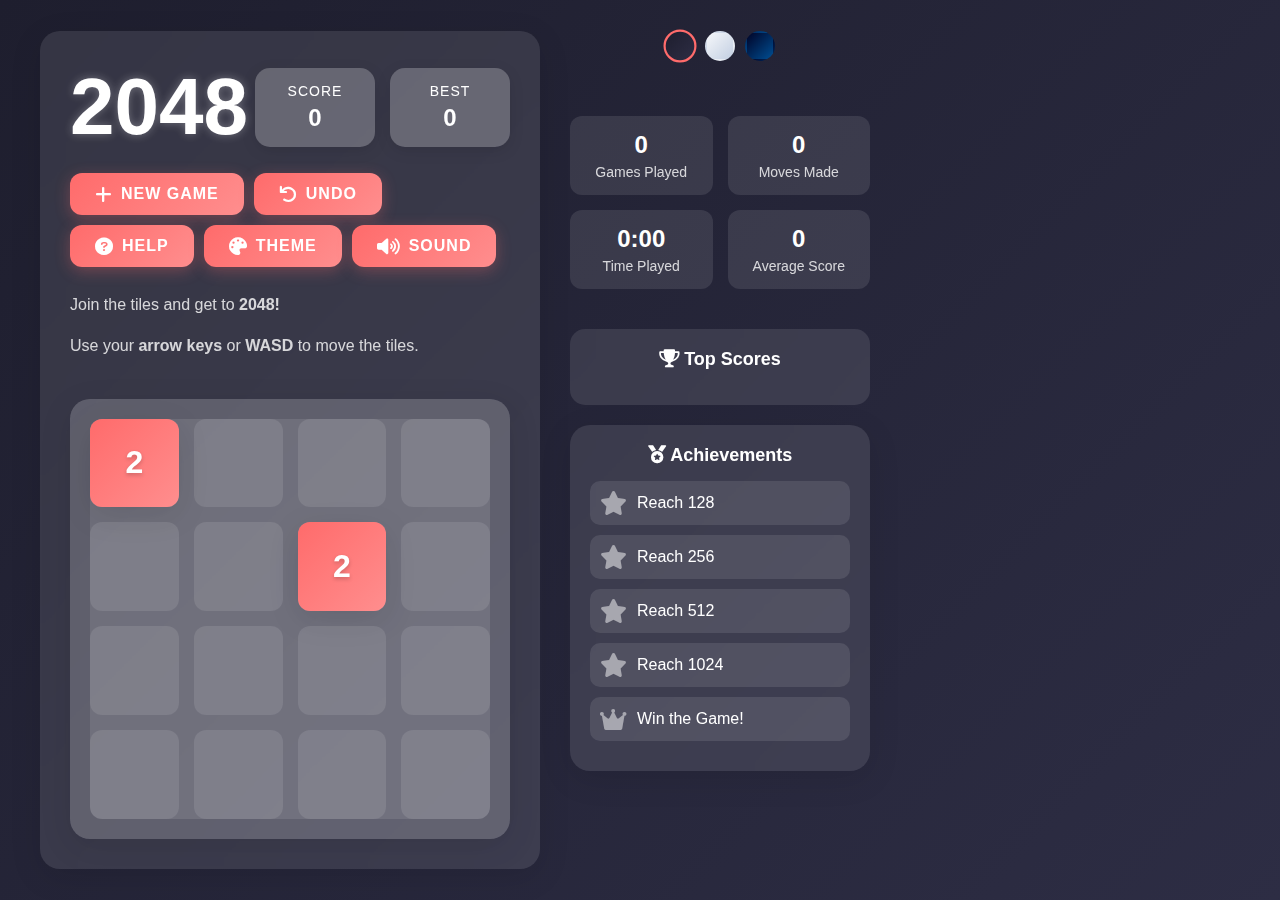
<file: index.html>
<!DOCTYPE html>
<html lang="en">

<head>
    <meta charset="UTF-8">
    <meta name="viewport" content="width=device-width, initial-scale=1.0">
    <title>2048 Game</title>
    <link rel="icon" href="img/2048.png" type="image/png">
    <!-- Google tag (gtag.js) -->
    <script async src="https://www.googletagmanager.com/gtag/js?id=G-9MBX5GXMM9"></script>
    <script>
        window.dataLayer = window.dataLayer || [];
        function gtag() { dataLayer.push(arguments); }
        gtag('js', new Date());

        gtag('config', 'G-9MBX5GXMM9');
    </script>
    <link rel="stylesheet" href="style.css">
    <link rel="stylesheet" href="https://cdnjs.cloudflare.com/ajax/libs/font-awesome/6.0.0/css/all.min.css">
</head>

<body class="theme-dark">
    <div class="container">
        <div class="game-section">
            <div class="header">
                <div class="title-section">
                    <h1>2048</h1>
                    <div class="score-container">
                        <div class="score-box">
                            <span class="score-label">SCORE</span>
                            <span id="score">0</span>
                        </div>
                        <div class="score-box">
                            <span class="score-label">BEST</span>
                            <span id="best-score">0</span>
                        </div>
                    </div>
                </div>
                <div class="controls">
                    <button id="new-game"><i class="fas fa-plus"></i> New Game</button>
                    <button id="undo"><i class="fas fa-undo"></i> Undo</button>
                    <button id="help-btn"><i class="fas fa-question-circle"></i> Help</button>
                    <button id="theme-btn"><i class="fas fa-palette"></i> Theme</button>
                    <button id="sound-btn"><i class="fas fa-volume-up"></i> Sound</button>
                </div>
                <p class="game-intro">Join the tiles and get to <strong>2048!</strong></p>
                <p class="instructions">Use your <strong>arrow keys</strong> or <strong>WASD</strong> to move the tiles.
                </p>
            </div>

            <div class="game-container">
                <div class="grid-container" id="grid-container">
                    <!-- Grid cells will be generated by JavaScript -->
                </div>
                <div id="game-over" class="game-message">
                    <p>Game Over!</p>
                    <div class="final-stats">
                        <div class="stat-box">
                            <div class="stat-value" id="final-score">0</div>
                            <div class="stat-label">Final Score</div>
                        </div>
                        <div class="stat-box">
                            <div class="stat-value" id="highest-tile">0</div>
                            <div class="stat-label">Highest Tile</div>
                        </div>
                    </div>
                    <button id="try-again"><i class="fas fa-redo"></i> Try Again</button>
                </div>
                <div id="game-won" class="game-message">
                    <p>You Won!</p>
                    <button id="keep-playing"><i class="fas fa-play"></i> Keep Playing</button>
                </div>
            </div>
        </div>

        <div class="info-section">
            <div class="theme-switcher">
                <div class="theme-option theme-dark active" data-theme="dark" title="Dark Theme"></div>
                <div class="theme-option theme-light" data-theme="light" title="Light Theme"></div>
                <div class="theme-option theme-neon" data-theme="neon" title="Neon Theme"></div>
            </div>

            <div class="stats-container">
                <div class="stat-box">
                    <div class="stat-value" id="games-played">0</div>
                    <div class="stat-label">Games Played</div>
                </div>
                <div class="stat-box">
                    <div class="stat-value" id="moves-made">0</div>
                    <div class="stat-label">Moves Made</div>
                </div>
                <div class="stat-box">
                    <div class="stat-value" id="time-played">0:00</div>
                    <div class="stat-label">Time Played</div>
                </div>
                <div class="stat-box">
                    <div class="stat-value" id="avg-score">0</div>
                    <div class="stat-label">Average Score</div>
                </div>
            </div>

            <div class="leaderboard">
                <h3 class="leaderboard-title"><i class="fas fa-trophy"></i> Top Scores</h3>
                <div id="leaderboard-entries">
                    <!-- Leaderboard entries will be generated by JavaScript -->
                </div>
            </div>

            <div class="achievements">
                <h3 class="achievements-title"><i class="fas fa-medal"></i> Achievements</h3>
                <div id="achievements-list">
                    <div class="achievement-item" data-score="128">
                        <i class="achievement-icon fas fa-star"></i>
                        <span>Reach 128</span>
                    </div>
                    <div class="achievement-item" data-score="256">
                        <i class="achievement-icon fas fa-star"></i>
                        <span>Reach 256</span>
                    </div>
                    <div class="achievement-item" data-score="512">
                        <i class="achievement-icon fas fa-star"></i>
                        <span>Reach 512</span>
                    </div>
                    <div class="achievement-item" data-score="1024">
                        <i class="achievement-icon fas fa-star"></i>
                        <span>Reach 1024</span>
                    </div>
                    <div class="achievement-item" data-score="2048">
                        <i class="achievement-icon fas fa-crown"></i>
                        <span>Win the Game!</span>
                    </div>
                </div>
            </div>
        </div>
    </div>

    <div class="help-overlay" id="help-overlay">
        <div class="help-content">
            <h2><i class="fas fa-question-circle"></i> How to Play</h2>
            <p>Combine tiles with the same numbers to create larger numbers. Reach 2048 to win!</p>

            <div class="shortcut-list">
                <div class="shortcut-item">
                    <span class="key">↑</span> or <span class="key">W</span>
                    <span>Move Up</span>
                </div>
                <div class="shortcut-item">
                    <span class="key">↓</span> or <span class="key">S</span>
                    <span>Move Down</span>
                </div>
                <div class="shortcut-item">
                    <span class="key">←</span> or <span class="key">A</span>
                    <span>Move Left</span>
                </div>
                <div class="shortcut-item">
                    <span class="key">→</span> or <span class="key">D</span>
                    <span>Move Right</span>
                </div>
                <div class="shortcut-item">
                    <span class="key">Z</span>
                    <span>Undo Move</span>
                </div>
                <div class="shortcut-item">
                    <span class="key">R</span>
                    <span>New Game</span>
                </div>
                <div class="shortcut-item">
                    <span class="key">H</span>
                    <span>Show/Hide Help</span>
                </div>
                <div class="shortcut-item">
                    <span class="key">T</span>
                    <span>Switch Theme</span>
                </div>
            </div>

            <button id="close-help"><i class="fas fa-times"></i> Close</button>
        </div>
    </div>

    <script src="script.js"></script>
</body>

</html>
</file>
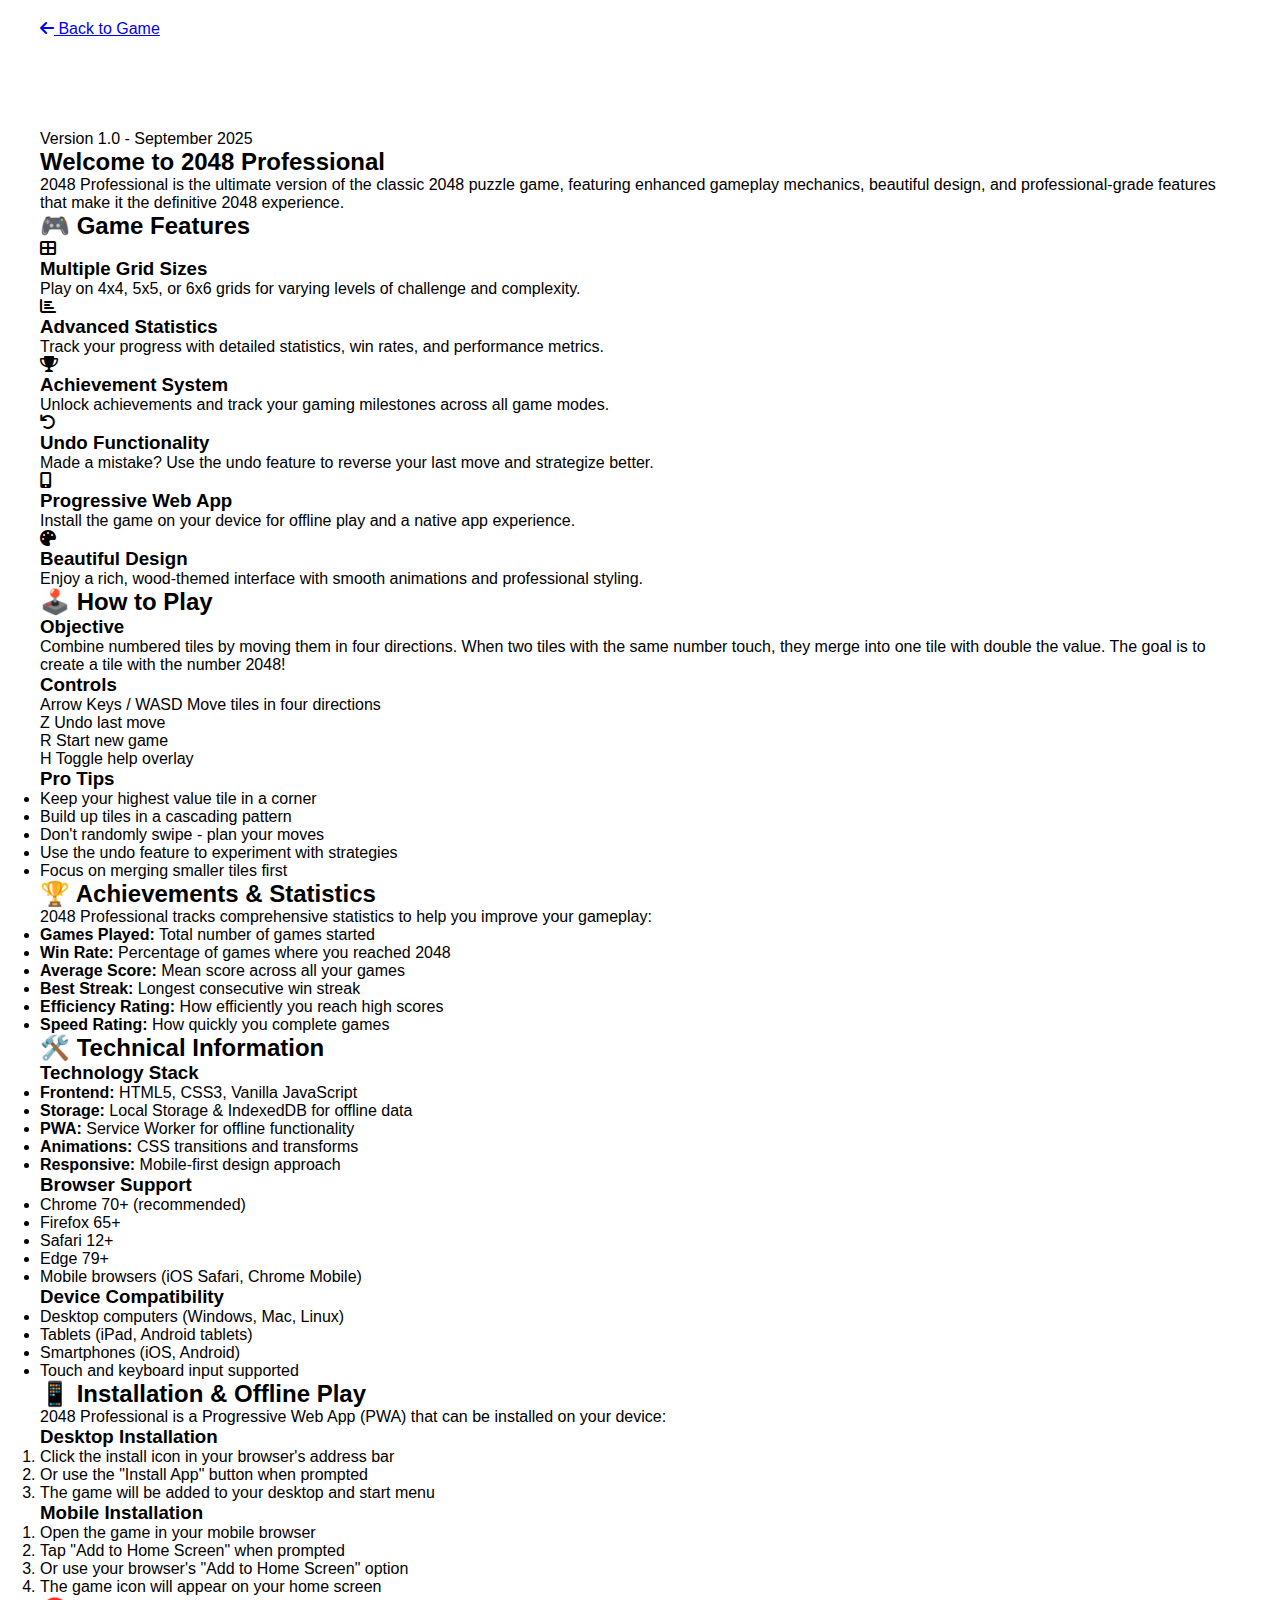
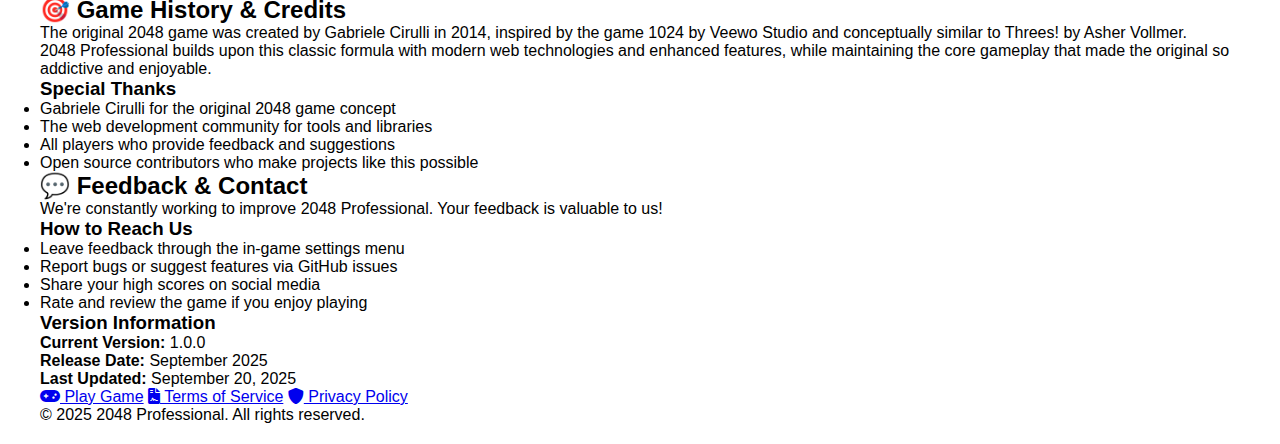
<file: about.html>
<!DOCTYPE html>
<html lang="en">

<head>
    <meta charset="UTF-8">
    <meta name="viewport" content="width=device-width, initial-scale=1.0">
    <title>About Us - 2048 Professional</title>
    <meta name="description" content="About 2048 Professional - The Ultimate Tile Game and its development team">
    
    <!-- PWA Manifest -->
    <link rel="manifest" href="manifest.json">
    
    <!-- PWA Meta Tags -->
    <meta name="theme-color" content="#5D4E37">
    <meta name="apple-mobile-web-app-capable" content="yes">
    <meta name="apple-mobile-web-app-status-bar-style" content="black-translucent">
    <meta name="apple-mobile-web-app-title" content="2048 Pro">
    <meta name="msapplication-TileColor" content="#8B4513">
    
    <!-- Icons -->
    <link rel="icon" href="img/2048.png" type="image/png">
    <link rel="apple-touch-icon" sizes="192x192" href="img/2048.png">
    <link rel="apple-touch-icon" sizes="512x512" href="img/2048.png">

    <link rel="stylesheet" href="style.css">
    <link rel="stylesheet" href="https://cdnjs.cloudflare.com/ajax/libs/font-awesome/6.0.0/css/all.min.css">
</head>

<body>
    <div class="container">
        <div class="legal-page">
            <div class="legal-header">
                <a href="index.html" class="back-link">
                    <i class="fas fa-arrow-left"></i> Back to Game
                </a>
                <h1><i class="fas fa-info-circle"></i> About 2048 Professional</h1>
                <p class="last-updated">Version 1.0 - September 2025</p>
            </div>

            <div class="legal-content">
                <section class="legal-section">
                    <h2>Welcome to 2048 Professional</h2>
                    <p>2048 Professional is the ultimate version of the classic 2048 puzzle game, featuring enhanced gameplay mechanics, beautiful design, and professional-grade features that make it the definitive 2048 experience.</p>
                </section>

                <section class="legal-section">
                    <h2>🎮 Game Features</h2>
                    <div class="feature-grid">
                        <div class="feature-item">
                            <i class="fas fa-th-large"></i>
                            <h3>Multiple Grid Sizes</h3>
                            <p>Play on 4x4, 5x5, or 6x6 grids for varying levels of challenge and complexity.</p>
                        </div>
                        <div class="feature-item">
                            <i class="fas fa-chart-bar"></i>
                            <h3>Advanced Statistics</h3>
                            <p>Track your progress with detailed statistics, win rates, and performance metrics.</p>
                        </div>
                        <div class="feature-item">
                            <i class="fas fa-trophy"></i>
                            <h3>Achievement System</h3>
                            <p>Unlock achievements and track your gaming milestones across all game modes.</p>
                        </div>
                        <div class="feature-item">
                            <i class="fas fa-undo"></i>
                            <h3>Undo Functionality</h3>
                            <p>Made a mistake? Use the undo feature to reverse your last move and strategize better.</p>
                        </div>
                        <div class="feature-item">
                            <i class="fas fa-mobile-alt"></i>
                            <h3>Progressive Web App</h3>
                            <p>Install the game on your device for offline play and a native app experience.</p>
                        </div>
                        <div class="feature-item">
                            <i class="fas fa-palette"></i>
                            <h3>Beautiful Design</h3>
                            <p>Enjoy a rich, wood-themed interface with smooth animations and professional styling.</p>
                        </div>
                    </div>
                </section>

                <section class="legal-section">
                    <h2>🕹️ How to Play</h2>
                    <div class="gameplay-info">
                        <div class="gameplay-objective">
                            <h3>Objective</h3>
                            <p>Combine numbered tiles by moving them in four directions. When two tiles with the same number touch, they merge into one tile with double the value. The goal is to create a tile with the number 2048!</p>
                        </div>
                        
                        <div class="gameplay-controls">
                            <h3>Controls</h3>
                            <div class="controls-list">
                                <div class="control-item">
                                    <span class="control-key">Arrow Keys / WASD</span>
                                    <span>Move tiles in four directions</span>
                                </div>
                                <div class="control-item">
                                    <span class="control-key">Z</span>
                                    <span>Undo last move</span>
                                </div>
                                <div class="control-item">
                                    <span class="control-key">R</span>
                                    <span>Start new game</span>
                                </div>
                                <div class="control-item">
                                    <span class="control-key">H</span>
                                    <span>Toggle help overlay</span>
                                </div>
                            </div>
                        </div>

                        <div class="gameplay-tips">
                            <h3>Pro Tips</h3>
                            <ul>
                                <li>Keep your highest value tile in a corner</li>
                                <li>Build up tiles in a cascading pattern</li>
                                <li>Don't randomly swipe - plan your moves</li>
                                <li>Use the undo feature to experiment with strategies</li>
                                <li>Focus on merging smaller tiles first</li>
                            </ul>
                        </div>
                    </div>
                </section>

                <section class="legal-section">
                    <h2>🏆 Achievements & Statistics</h2>
                    <p>2048 Professional tracks comprehensive statistics to help you improve your gameplay:</p>
                    <ul>
                        <li><strong>Games Played:</strong> Total number of games started</li>
                        <li><strong>Win Rate:</strong> Percentage of games where you reached 2048</li>
                        <li><strong>Average Score:</strong> Mean score across all your games</li>
                        <li><strong>Best Streak:</strong> Longest consecutive win streak</li>
                        <li><strong>Efficiency Rating:</strong> How efficiently you reach high scores</li>
                        <li><strong>Speed Rating:</strong> How quickly you complete games</li>
                    </ul>
                </section>

                <section class="legal-section">
                    <h2>🛠️ Technical Information</h2>
                    <div class="tech-specs">
                        <h3>Technology Stack</h3>
                        <ul>
                            <li><strong>Frontend:</strong> HTML5, CSS3, Vanilla JavaScript</li>
                            <li><strong>Storage:</strong> Local Storage & IndexedDB for offline data</li>
                            <li><strong>PWA:</strong> Service Worker for offline functionality</li>
                            <li><strong>Animations:</strong> CSS transitions and transforms</li>
                            <li><strong>Responsive:</strong> Mobile-first design approach</li>
                        </ul>

                        <h3>Browser Support</h3>
                        <ul>
                            <li>Chrome 70+ (recommended)</li>
                            <li>Firefox 65+</li>
                            <li>Safari 12+</li>
                            <li>Edge 79+</li>
                            <li>Mobile browsers (iOS Safari, Chrome Mobile)</li>
                        </ul>

                        <h3>Device Compatibility</h3>
                        <ul>
                            <li>Desktop computers (Windows, Mac, Linux)</li>
                            <li>Tablets (iPad, Android tablets)</li>
                            <li>Smartphones (iOS, Android)</li>
                            <li>Touch and keyboard input supported</li>
                        </ul>
                    </div>
                </section>

                <section class="legal-section">
                    <h2>📱 Installation & Offline Play</h2>
                    <p>2048 Professional is a Progressive Web App (PWA) that can be installed on your device:</p>
                    <div class="installation-steps">
                        <h3>Desktop Installation</h3>
                        <ol>
                            <li>Click the install icon in your browser's address bar</li>
                            <li>Or use the "Install App" button when prompted</li>
                            <li>The game will be added to your desktop and start menu</li>
                        </ol>

                        <h3>Mobile Installation</h3>
                        <ol>
                            <li>Open the game in your mobile browser</li>
                            <li>Tap "Add to Home Screen" when prompted</li>
                            <li>Or use your browser's "Add to Home Screen" option</li>
                            <li>The game icon will appear on your home screen</li>
                        </ol>
                    </div>
                </section>

                <section class="legal-section">
                    <h2>🎯 Game History & Credits</h2>
                    <p>The original 2048 game was created by Gabriele Cirulli in 2014, inspired by the game 1024 by Veewo Studio and conceptually similar to Threes! by Asher Vollmer.</p>
                    
                    <p>2048 Professional builds upon this classic formula with modern web technologies and enhanced features, while maintaining the core gameplay that made the original so addictive and enjoyable.</p>

                    <h3>Special Thanks</h3>
                    <ul>
                        <li>Gabriele Cirulli for the original 2048 game concept</li>
                        <li>The web development community for tools and libraries</li>
                        <li>All players who provide feedback and suggestions</li>
                        <li>Open source contributors who make projects like this possible</li>
                    </ul>
                </section>

                <section class="legal-section">
                    <h2>💬 Feedback & Contact</h2>
                    <p>We're constantly working to improve 2048 Professional. Your feedback is valuable to us!</p>
                    
                    <div class="contact-info">
                        <h3>How to Reach Us</h3>
                        <ul>
                            <li>Leave feedback through the in-game settings menu</li>
                            <li>Report bugs or suggest features via GitHub issues</li>
                            <li>Share your high scores on social media</li>
                            <li>Rate and review the game if you enjoy playing</li>
                        </ul>
                    </div>

                    <div class="version-info">
                        <h3>Version Information</h3>
                        <p><strong>Current Version:</strong> 1.0.0</p>
                        <p><strong>Release Date:</strong> September 2025</p>
                        <p><strong>Last Updated:</strong> September 20, 2025</p>
                    </div>
                </section>
            </div>

            <div class="legal-footer">
                <div class="footer-links">
                    <a href="index.html"><i class="fas fa-gamepad"></i> Play Game</a>
                    <a href="terms.html"><i class="fas fa-file-contract"></i> Terms of Service</a>
                    <a href="privacy.html"><i class="fas fa-shield-alt"></i> Privacy Policy</a>
                </div>
                <p class="copyright">© 2025 2048 Professional. All rights reserved.</p>
            </div>
        </div>
    </div>
</body>

</html>
</file>
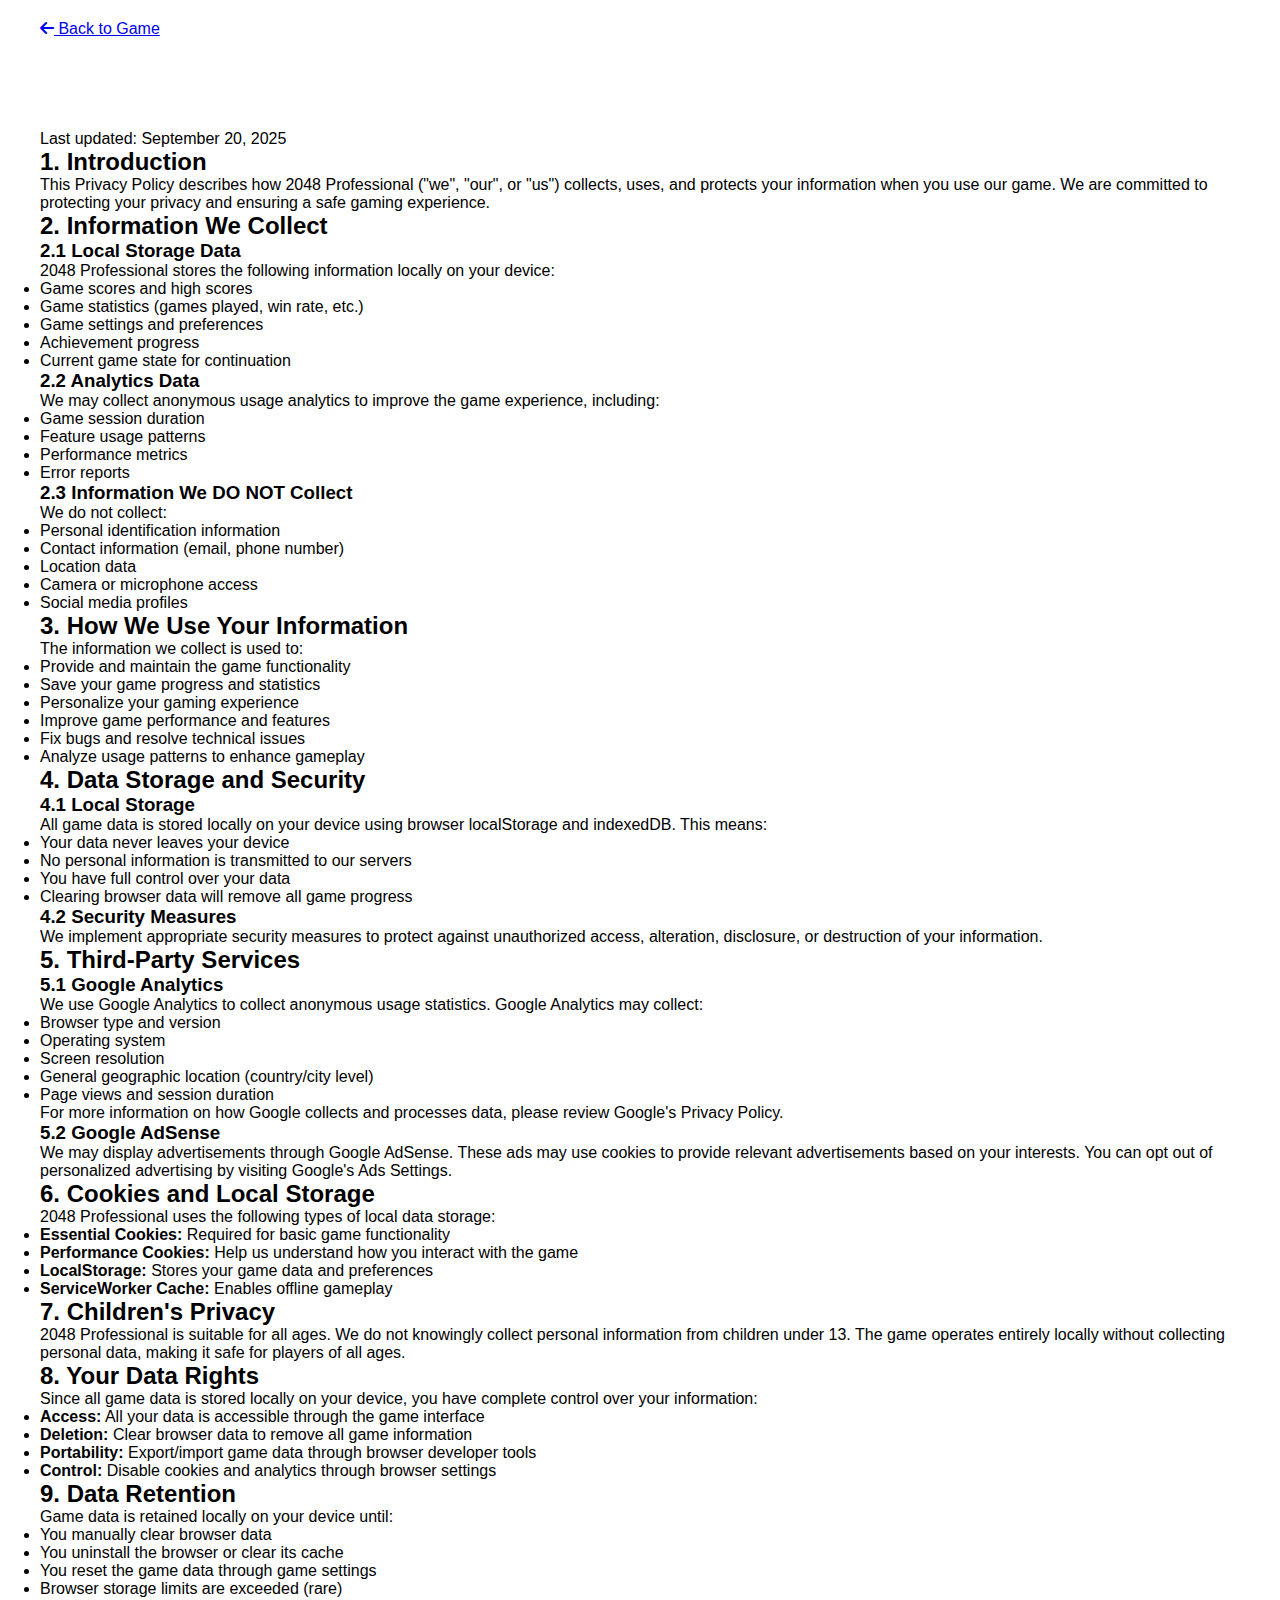
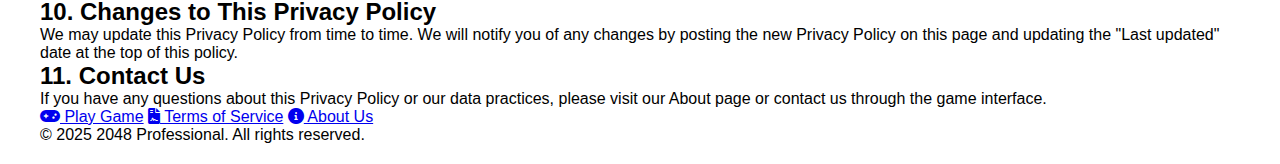
<file: privacy.html>
<!DOCTYPE html>
<html lang="en">

<head>
    <meta charset="UTF-8">
    <meta name="viewport" content="width=device-width, initial-scale=1.0">
    <title>Privacy Policy - 2048 Professional</title>
    <meta name="description" content="Privacy Policy for 2048 Professional - The Ultimate Tile Game">
    
    <!-- PWA Manifest -->
    <link rel="manifest" href="manifest.json">
    
    <!-- PWA Meta Tags -->
    <meta name="theme-color" content="#5D4E37">
    <meta name="apple-mobile-web-app-capable" content="yes">
    <meta name="apple-mobile-web-app-status-bar-style" content="black-translucent">
    <meta name="apple-mobile-web-app-title" content="2048 Pro">
    <meta name="msapplication-TileColor" content="#8B4513">
    
    <!-- Icons -->
    <link rel="icon" href="img/2048.png" type="image/png">
    <link rel="apple-touch-icon" sizes="192x192" href="img/2048.png">
    <link rel="apple-touch-icon" sizes="512x512" href="img/2048.png">

    <link rel="stylesheet" href="style.css">
    <link rel="stylesheet" href="https://cdnjs.cloudflare.com/ajax/libs/font-awesome/6.0.0/css/all.min.css">
</head>

<body>
    <div class="container">
        <div class="legal-page">
            <div class="legal-header">
                <a href="index.html" class="back-link">
                    <i class="fas fa-arrow-left"></i> Back to Game
                </a>
                <h1><i class="fas fa-shield-alt"></i> Privacy Policy</h1>
                <p class="last-updated">Last updated: September 20, 2025</p>
            </div>

            <div class="legal-content">
                <section class="legal-section">
                    <h2>1. Introduction</h2>
                    <p>This Privacy Policy describes how 2048 Professional ("we", "our", or "us") collects, uses, and protects your information when you use our game. We are committed to protecting your privacy and ensuring a safe gaming experience.</p>
                </section>

                <section class="legal-section">
                    <h2>2. Information We Collect</h2>
                    
                    <h3>2.1 Local Storage Data</h3>
                    <p>2048 Professional stores the following information locally on your device:</p>
                    <ul>
                        <li>Game scores and high scores</li>
                        <li>Game statistics (games played, win rate, etc.)</li>
                        <li>Game settings and preferences</li>
                        <li>Achievement progress</li>
                        <li>Current game state for continuation</li>
                    </ul>

                    <h3>2.2 Analytics Data</h3>
                    <p>We may collect anonymous usage analytics to improve the game experience, including:</p>
                    <ul>
                        <li>Game session duration</li>
                        <li>Feature usage patterns</li>
                        <li>Performance metrics</li>
                        <li>Error reports</li>
                    </ul>

                    <h3>2.3 Information We DO NOT Collect</h3>
                    <p>We do not collect:</p>
                    <ul>
                        <li>Personal identification information</li>
                        <li>Contact information (email, phone number)</li>
                        <li>Location data</li>
                        <li>Camera or microphone access</li>
                        <li>Social media profiles</li>
                    </ul>
                </section>

                <section class="legal-section">
                    <h2>3. How We Use Your Information</h2>
                    <p>The information we collect is used to:</p>
                    <ul>
                        <li>Provide and maintain the game functionality</li>
                        <li>Save your game progress and statistics</li>
                        <li>Personalize your gaming experience</li>
                        <li>Improve game performance and features</li>
                        <li>Fix bugs and resolve technical issues</li>
                        <li>Analyze usage patterns to enhance gameplay</li>
                    </ul>
                </section>

                <section class="legal-section">
                    <h2>4. Data Storage and Security</h2>
                    
                    <h3>4.1 Local Storage</h3>
                    <p>All game data is stored locally on your device using browser localStorage and indexedDB. This means:</p>
                    <ul>
                        <li>Your data never leaves your device</li>
                        <li>No personal information is transmitted to our servers</li>
                        <li>You have full control over your data</li>
                        <li>Clearing browser data will remove all game progress</li>
                    </ul>

                    <h3>4.2 Security Measures</h3>
                    <p>We implement appropriate security measures to protect against unauthorized access, alteration, disclosure, or destruction of your information.</p>
                </section>

                <section class="legal-section">
                    <h2>5. Third-Party Services</h2>
                    
                    <h3>5.1 Google Analytics</h3>
                    <p>We use Google Analytics to collect anonymous usage statistics. Google Analytics may collect:</p>
                    <ul>
                        <li>Browser type and version</li>
                        <li>Operating system</li>
                        <li>Screen resolution</li>
                        <li>General geographic location (country/city level)</li>
                        <li>Page views and session duration</li>
                    </ul>
                    <p>For more information on how Google collects and processes data, please review Google's Privacy Policy.</p>

                    <h3>5.2 Google AdSense</h3>
                    <p>We may display advertisements through Google AdSense. These ads may use cookies to provide relevant advertisements based on your interests. You can opt out of personalized advertising by visiting Google's Ads Settings.</p>
                </section>

                <section class="legal-section">
                    <h2>6. Cookies and Local Storage</h2>
                    <p>2048 Professional uses the following types of local data storage:</p>
                    <ul>
                        <li><strong>Essential Cookies:</strong> Required for basic game functionality</li>
                        <li><strong>Performance Cookies:</strong> Help us understand how you interact with the game</li>
                        <li><strong>LocalStorage:</strong> Stores your game data and preferences</li>
                        <li><strong>ServiceWorker Cache:</strong> Enables offline gameplay</li>
                    </ul>
                </section>

                <section class="legal-section">
                    <h2>7. Children's Privacy</h2>
                    <p>2048 Professional is suitable for all ages. We do not knowingly collect personal information from children under 13. The game operates entirely locally without collecting personal data, making it safe for players of all ages.</p>
                </section>

                <section class="legal-section">
                    <h2>8. Your Data Rights</h2>
                    <p>Since all game data is stored locally on your device, you have complete control over your information:</p>
                    <ul>
                        <li><strong>Access:</strong> All your data is accessible through the game interface</li>
                        <li><strong>Deletion:</strong> Clear browser data to remove all game information</li>
                        <li><strong>Portability:</strong> Export/import game data through browser developer tools</li>
                        <li><strong>Control:</strong> Disable cookies and analytics through browser settings</li>
                    </ul>
                </section>

                <section class="legal-section">
                    <h2>9. Data Retention</h2>
                    <p>Game data is retained locally on your device until:</p>
                    <ul>
                        <li>You manually clear browser data</li>
                        <li>You uninstall the browser or clear its cache</li>
                        <li>You reset the game data through game settings</li>
                        <li>Browser storage limits are exceeded (rare)</li>
                    </ul>
                </section>

                <section class="legal-section">
                    <h2>10. Changes to This Privacy Policy</h2>
                    <p>We may update this Privacy Policy from time to time. We will notify you of any changes by posting the new Privacy Policy on this page and updating the "Last updated" date at the top of this policy.</p>
                </section>

                <section class="legal-section">
                    <h2>11. Contact Us</h2>
                    <p>If you have any questions about this Privacy Policy or our data practices, please visit our About page or contact us through the game interface.</p>
                </section>
            </div>

            <div class="legal-footer">
                <div class="footer-links">
                    <a href="index.html"><i class="fas fa-gamepad"></i> Play Game</a>
                    <a href="terms.html"><i class="fas fa-file-contract"></i> Terms of Service</a>
                    <a href="about.html"><i class="fas fa-info-circle"></i> About Us</a>
                </div>
                <p class="copyright">© 2025 2048 Professional. All rights reserved.</p>
            </div>
        </div>
    </div>
</body>

</html>
</file>
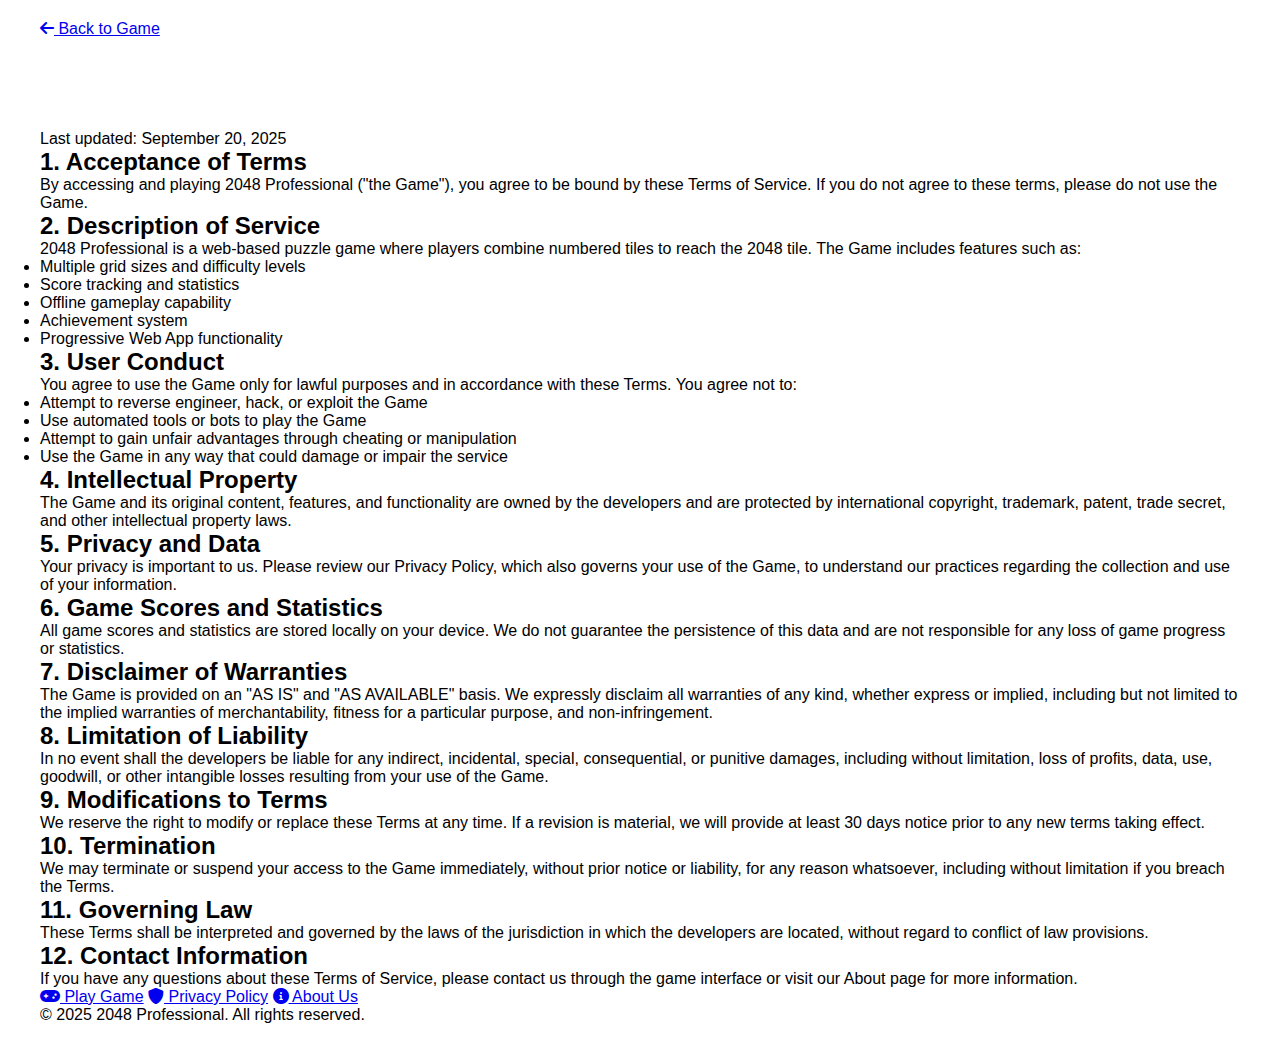
<file: terms.html>
<!DOCTYPE html>
<html lang="en">

<head>
    <meta charset="UTF-8">
    <meta name="viewport" content="width=device-width, initial-scale=1.0">
    <title>Terms of Service - 2048 Professional</title>
    <meta name="description" content="Terms of Service for 2048 Professional - The Ultimate Tile Game">
    
    <!-- PWA Manifest -->
    <link rel="manifest" href="manifest.json">
    
    <!-- PWA Meta Tags -->
    <meta name="theme-color" content="#5D4E37">
    <meta name="apple-mobile-web-app-capable" content="yes">
    <meta name="apple-mobile-web-app-status-bar-style" content="black-translucent">
    <meta name="apple-mobile-web-app-title" content="2048 Pro">
    <meta name="msapplication-TileColor" content="#8B4513">
    
    <!-- Icons -->
    <link rel="icon" href="img/2048.png" type="image/png">
    <link rel="apple-touch-icon" sizes="192x192" href="img/2048.png">
    <link rel="apple-touch-icon" sizes="512x512" href="img/2048.png">

    <link rel="stylesheet" href="style.css">
    <link rel="stylesheet" href="https://cdnjs.cloudflare.com/ajax/libs/font-awesome/6.0.0/css/all.min.css">
</head>

<body>
    <div class="container">
        <div class="legal-page">
            <div class="legal-header">
                <a href="index.html" class="back-link">
                    <i class="fas fa-arrow-left"></i> Back to Game
                </a>
                <h1><i class="fas fa-file-contract"></i> Terms of Service</h1>
                <p class="last-updated">Last updated: September 20, 2025</p>
            </div>

            <div class="legal-content">
                <section class="legal-section">
                    <h2>1. Acceptance of Terms</h2>
                    <p>By accessing and playing 2048 Professional ("the Game"), you agree to be bound by these Terms of Service. If you do not agree to these terms, please do not use the Game.</p>
                </section>

                <section class="legal-section">
                    <h2>2. Description of Service</h2>
                    <p>2048 Professional is a web-based puzzle game where players combine numbered tiles to reach the 2048 tile. The Game includes features such as:</p>
                    <ul>
                        <li>Multiple grid sizes and difficulty levels</li>
                        <li>Score tracking and statistics</li>
                        <li>Offline gameplay capability</li>
                        <li>Achievement system</li>
                        <li>Progressive Web App functionality</li>
                    </ul>
                </section>

                <section class="legal-section">
                    <h2>3. User Conduct</h2>
                    <p>You agree to use the Game only for lawful purposes and in accordance with these Terms. You agree not to:</p>
                    <ul>
                        <li>Attempt to reverse engineer, hack, or exploit the Game</li>
                        <li>Use automated tools or bots to play the Game</li>
                        <li>Attempt to gain unfair advantages through cheating or manipulation</li>
                        <li>Use the Game in any way that could damage or impair the service</li>
                    </ul>
                </section>

                <section class="legal-section">
                    <h2>4. Intellectual Property</h2>
                    <p>The Game and its original content, features, and functionality are owned by the developers and are protected by international copyright, trademark, patent, trade secret, and other intellectual property laws.</p>
                </section>

                <section class="legal-section">
                    <h2>5. Privacy and Data</h2>
                    <p>Your privacy is important to us. Please review our Privacy Policy, which also governs your use of the Game, to understand our practices regarding the collection and use of your information.</p>
                </section>

                <section class="legal-section">
                    <h2>6. Game Scores and Statistics</h2>
                    <p>All game scores and statistics are stored locally on your device. We do not guarantee the persistence of this data and are not responsible for any loss of game progress or statistics.</p>
                </section>

                <section class="legal-section">
                    <h2>7. Disclaimer of Warranties</h2>
                    <p>The Game is provided on an "AS IS" and "AS AVAILABLE" basis. We expressly disclaim all warranties of any kind, whether express or implied, including but not limited to the implied warranties of merchantability, fitness for a particular purpose, and non-infringement.</p>
                </section>

                <section class="legal-section">
                    <h2>8. Limitation of Liability</h2>
                    <p>In no event shall the developers be liable for any indirect, incidental, special, consequential, or punitive damages, including without limitation, loss of profits, data, use, goodwill, or other intangible losses resulting from your use of the Game.</p>
                </section>

                <section class="legal-section">
                    <h2>9. Modifications to Terms</h2>
                    <p>We reserve the right to modify or replace these Terms at any time. If a revision is material, we will provide at least 30 days notice prior to any new terms taking effect.</p>
                </section>

                <section class="legal-section">
                    <h2>10. Termination</h2>
                    <p>We may terminate or suspend your access to the Game immediately, without prior notice or liability, for any reason whatsoever, including without limitation if you breach the Terms.</p>
                </section>

                <section class="legal-section">
                    <h2>11. Governing Law</h2>
                    <p>These Terms shall be interpreted and governed by the laws of the jurisdiction in which the developers are located, without regard to conflict of law provisions.</p>
                </section>

                <section class="legal-section">
                    <h2>12. Contact Information</h2>
                    <p>If you have any questions about these Terms of Service, please contact us through the game interface or visit our About page for more information.</p>
                </section>
            </div>

            <div class="legal-footer">
                <div class="footer-links">
                    <a href="index.html"><i class="fas fa-gamepad"></i> Play Game</a>
                    <a href="privacy.html"><i class="fas fa-shield-alt"></i> Privacy Policy</a>
                    <a href="about.html"><i class="fas fa-info-circle"></i> About Us</a>
                </div>
                <p class="copyright">© 2025 2048 Professional. All rights reserved.</p>
            </div>
        </div>
    </div>
</body>

</html>
</file>
<file: style.css>
* {
    box-sizing: border-box;
    margin: 0;
    padding: 0;
}

body {
    font-family: 'Segoe UI', Arial, sans-serif;
    background: var(--bg-gradient);
    color: var(--text-color);
    display: flex;
    justify-content: center;
    align-items: center;
    min-height: 100vh;
    padding: 20px;
}

.container {
    display: flex;
    gap: 30px;
    max-width: 1200px;
    width: 100%;
    margin: 0 auto;
}

.game-section {
    flex: 1;
    max-width: 500px;
    background: var(--container-bg);
    backdrop-filter: blur(10px);
    border-radius: 20px;
    padding: 30px;
    box-shadow: var(--container-shadow);
}

.info-section {
    width: 300px;
    display: flex;
    flex-direction: column;
    gap: 20px;
}

.header {
    margin-bottom: 40px;
}

.title-section {
    display: flex;
    justify-content: space-between;
    align-items: center;
    margin-bottom: 20px;
}

h1 {
    font-size: 80px;
    font-weight: bold;
    color: #fff;
    text-shadow: 0 0 10px rgba(255, 255, 255, 0.3);
    margin: 0;
}

.score-container {
    display: flex;
    gap: 15px;
}

.score-box {
    background: rgba(255, 255, 255, 0.15);
    padding: 15px 25px;
    border-radius: 15px;
    color: white;
    min-width: 120px;
    text-align: center;
    backdrop-filter: blur(5px);
    box-shadow: 0 4px 15px rgba(0, 0, 0, 0.1);
    transition: transform 0.2s;
}

.score-box:hover {
    transform: translateY(-2px);
}

.score-label {
    font-size: 14px;
    display: block;
    text-transform: uppercase;
    letter-spacing: 1px;
    margin-bottom: 5px;
}

#score, #best-score {
    font-size: 24px;
    font-weight: bold;
}

.controls {
    margin-bottom: 25px;
    display: flex;
    gap: 10px;
    flex-wrap: wrap;
}

button {
    background: var(--button-gradient);
    color: white;
    border: none;
    padding: 12px 25px;
    border-radius: 12px;
    cursor: pointer;
    font-weight: bold;
    font-size: 16px;
    transition: all 0.3s ease;
    text-transform: uppercase;
    letter-spacing: 1px;
    box-shadow: var(--button-shadow);
    display: flex;
    align-items: center;
    gap: 8px;
}

button:hover {
    transform: translateY(-2px);
    box-shadow: var(--button-shadow);
    filter: brightness(1.1);
}

button:active {
    transform: translateY(1px);
}

button i {
    font-size: 18px;
}

.game-intro, .instructions {
    color: rgba(255, 255, 255, 0.8);
    margin-bottom: 15px;
    line-height: 1.6;
    font-size: 16px;
}

.game-container {
    background: rgba(255, 255, 255, 0.1);
    padding: 20px;
    border-radius: 20px;
    position: relative;
    margin-top: 20px;
    user-select: none;
    backdrop-filter: blur(5px);
    box-shadow: 0 8px 32px rgba(0, 0, 0, 0.1);
    aspect-ratio: 1;
}

.grid-container {
    display: grid;
    grid-template-columns: repeat(4, 1fr);
    grid-gap: 15px;
    position: relative;
    border-radius: 12px;
    padding-bottom: 100%;
    background: rgba(255, 255, 255, 0.1);
    width: 100%;
    height: 0;
    touch-action: none;
    -webkit-touch-callout: none;
    -webkit-user-select: none;
    user-select: none;
    -webkit-tap-highlight-color: transparent;
}

.grid-cell {
    position: absolute;
    width: calc(25% - 11.25px);
    height: calc(25% - 11.25px);
    background: rgba(255, 255, 255, 0.1);
    border-radius: 12px;
    transition: all 0.15s ease-in-out;
}

/* Position grid cells with correct spacing */
.grid-cell:nth-child(1) { left: 0; top: 0; }
.grid-cell:nth-child(2) { left: calc(25% + 3.75px); top: 0; }
.grid-cell:nth-child(3) { left: calc(50% + 7.5px); top: 0; }
.grid-cell:nth-child(4) { left: calc(75% + 11.25px); top: 0; }

.grid-cell:nth-child(5) { left: 0; top: calc(25% + 3.75px); }
.grid-cell:nth-child(6) { left: calc(25% + 3.75px); top: calc(25% + 3.75px); }
.grid-cell:nth-child(7) { left: calc(50% + 7.5px); top: calc(25% + 3.75px); }
.grid-cell:nth-child(8) { left: calc(75% + 11.25px); top: calc(25% + 3.75px); }

.grid-cell:nth-child(9) { left: 0; top: calc(50% + 7.5px); }
.grid-cell:nth-child(10) { left: calc(25% + 3.75px); top: calc(50% + 7.5px); }
.grid-cell:nth-child(11) { left: calc(50% + 7.5px); top: calc(50% + 7.5px); }
.grid-cell:nth-child(12) { left: calc(75% + 11.25px); top: calc(50% + 7.5px); }

.grid-cell:nth-child(13) { left: 0; top: calc(75% + 11.25px); }
.grid-cell:nth-child(14) { left: calc(25% + 3.75px); top: calc(75% + 11.25px); }
.grid-cell:nth-child(15) { left: calc(50% + 7.5px); top: calc(75% + 11.25px); }
.grid-cell:nth-child(16) { left: calc(75% + 11.25px); top: calc(75% + 11.25px); }

.tile {
    position: absolute;
    width: 100%;
    height: 100%;
    border-radius: 12px;
    font-weight: bold;
    display: flex;
    justify-content: center;
    align-items: center;
    transition: all 0.15s ease-in-out;
    transform: scale(1);
    z-index: 1;
    box-shadow: var(--container-shadow);
}

.tile span {
    font-size: 32px;
    color: #fff;
    text-shadow: 0 2px 4px rgba(0, 0, 0, 0.2);
}

.tile-2 { background: linear-gradient(135deg, #ff6b6b 0%, #ff8e8e 100%); }
.tile-4 { background: linear-gradient(135deg, #ff9f43 0%, #ffbe76 100%); }
.tile-8 { background: linear-gradient(135deg, #ff6b81 0%, #ff4757 100%); }
.tile-16 { background: linear-gradient(135deg, #ff4757 0%, #ff6348 100%); }
.tile-32 { background: linear-gradient(135deg, #ff6348 0%, #ff7f50 100%); }
.tile-64 { background: linear-gradient(135deg, #ff7f50 0%, #ffa502 100%); }
.tile-128 { background: linear-gradient(135deg, #ffa502 0%, #ffbe76 100%); font-size: 28px; }
.tile-256 { background: linear-gradient(135deg, #ffbe76 0%, #ffd700 100%); font-size: 28px; }
.tile-512 { background: linear-gradient(135deg, #ffd700 0%, #ffa502 100%); font-size: 28px; }
.tile-1024 { background: linear-gradient(135deg, #ffa502 0%, #ff7f50 100%); font-size: 24px; }
.tile-2048 { background: linear-gradient(135deg, #ff7f50 0%, #ff6348 100%); font-size: 24px; }

.game-message {
    display: none;
    position: absolute;
    top: 0;
    left: 0;
    right: 0;
    bottom: 0;
    background: rgba(0, 0, 0, 0.85);
    backdrop-filter: blur(5px);
    flex-direction: column;
    align-items: center;
    justify-content: center;
    text-align: center;
    border-radius: 20px;
    color: white;
    z-index: 100;
}

.game-message.active {
    display: flex;
    animation: fadeIn 0.3s ease-in-out;
}

.game-message p {
    font-size: 36px;
    font-weight: bold;
    margin-bottom: 25px;
    text-shadow: 0 2px 4px rgba(0, 0, 0, 0.2);
}

@media (max-width: 520px) {
    .container {
        padding: 10px;
    }

    .game-section {
        padding: 15px;
    }

    .info-section {
        padding: 15px;
    }

    h1 {
        font-size: 40px;
    }

    .score-box {
        padding: 10px 15px;
        min-width: 90px;
    }

    .controls {
        flex-direction: column;
    }

    button {
        width: 100%;
        justify-content: center;
    }

    .tile span {
        font-size: 24px;
    }

    .game-message p {
        font-size: 28px;
    }

    .grid-container {
        touch-action: none;
        position: relative;
        z-index: 10;
    }
}

@media (max-width: 1200px) {
    .container {
        flex-direction: column;
        align-items: center;
    }

    .info-section {
        width: 100%;
        max-width: 500px;
    }

    .game-section {
        margin-bottom: 20px;
    }

    .sidebar {
        position: static;
        transform: none;
        margin-top: 30px;
        width: 100%;
        max-width: 500px;
        margin: 20px auto 0;
    }

    .controls {
        justify-content: center;
    }

    button {
        padding: 10px 20px;
        font-size: 14px;
    }

    button i {
        font-size: 16px;
    }
}

@keyframes pop {
    0% { transform: scale(0); }
    50% { transform: scale(1.2); }
    100% { transform: scale(1); }
}

@keyframes merge {
    0% { transform: scale(1); }
    50% { transform: scale(1.2); }
    100% { transform: scale(1); }
}

@keyframes fadeIn {
    from { opacity: 0; }
    to { opacity: 1; }
}

.tile-new {
    animation: pop 0.3s ease-in-out;
}

.tile-merged {
    z-index: 2;
    animation: merge 0.3s ease-in-out;
}

.pulse {
    animation: pulse 2s infinite;
}

@keyframes pulse {
    0% { transform: scale(1); }
    50% { transform: scale(1.05); }
    100% { transform: scale(1); }
}

/* Add styles for new features */
.sidebar {
    position: fixed;
    right: 20px;
    top: 50%;
    transform: translateY(-50%);
    background: rgba(255, 255, 255, 0.1);
    backdrop-filter: blur(10px);
    padding: 20px;
    border-radius: 20px;
    display: flex;
    flex-direction: column;
    gap: 15px;
    box-shadow: 0 8px 32px rgba(0, 0, 0, 0.1);
    z-index: 90;
}

.theme-switcher {
    display: flex;
    gap: 10px;
    margin-bottom: 15px;
    justify-content: center;
}

.theme-option {
    width: 30px;
    height: 30px;
    border-radius: 50%;
    cursor: pointer;
    border: 2px solid transparent;
    transition: all 0.3s ease;
}

.theme-option.theme-dark {
    background: linear-gradient(135deg, #1e1e2e 0%, #2d2d44 100%);
}

.theme-option.theme-light {
    background: linear-gradient(135deg, #f5f7fa 0%, #c3cfe2 100%);
}

.theme-option.theme-neon {
    background: linear-gradient(135deg, #000428 0%, #004e92 100%);
}

.theme-option.active {
    border-color: var(--accent-color);
    transform: scale(1.1);
}

.leaderboard {
    background: rgba(255, 255, 255, 0.1);
    backdrop-filter: blur(10px);
    padding: 20px;
    border-radius: 15px;
    margin-top: 20px;
}

.leaderboard-title {
    font-size: 18px;
    font-weight: bold;
    margin-bottom: 15px;
    text-align: center;
}

.leaderboard-entry {
    display: flex;
    justify-content: space-between;
    padding: 8px 0;
    border-bottom: 1px solid rgba(255, 255, 255, 0.1);
}

.help-overlay {
    position: fixed;
    top: 0;
    left: 0;
    right: 0;
    bottom: 0;
    background: rgba(0, 0, 0, 0.9);
    backdrop-filter: blur(5px);
    display: none;
    justify-content: center;
    align-items: center;
    z-index: 1000;
}

.help-content {
    background: rgba(255, 255, 255, 0.1);
    backdrop-filter: blur(10px);
    padding: 30px;
    border-radius: 20px;
    max-width: 600px;
    width: 90%;
    color: white;
}

.shortcut-list {
    display: grid;
    grid-template-columns: repeat(auto-fit, minmax(200px, 1fr));
    gap: 15px;
    margin-top: 20px;
}

.shortcut-item {
    display: flex;
    align-items: center;
    gap: 10px;
}

.key {
    background: rgba(255, 255, 255, 0.2);
    padding: 5px 10px;
    border-radius: 5px;
    font-family: monospace;
}

.stats-container {
    display: grid;
    grid-template-columns: repeat(2, 1fr);
    gap: 15px;
    margin-top: 20px;
}

.stat-box {
    background: rgba(255, 255, 255, 0.1);
    padding: 15px;
    border-radius: 12px;
    text-align: center;
}

.stat-value {
    font-size: 24px;
    font-weight: bold;
    margin-bottom: 5px;
}

.stat-label {
    font-size: 14px;
    opacity: 0.8;
}

/* Theme variables */
.theme-dark {
    --bg-gradient: linear-gradient(135deg, #1e1e2e 0%, #2d2d44 100%);
    --text-color: #ffffff;
    --container-bg: rgba(255, 255, 255, 0.1);
    --container-shadow: 0 8px 32px rgba(0, 0, 0, 0.1);
    --accent-color: #ff6b6b;
    --button-gradient: linear-gradient(135deg, #ff6b6b 0%, #ff8e8e 100%);
    --button-shadow: 0 4px 15px rgba(255, 107, 107, 0.3);
}

.theme-light {
    --bg-gradient: linear-gradient(135deg, #f5f7fa 0%, #c3cfe2 100%);
    --text-color: #776e65;
    --container-bg: rgba(255, 255, 255, 0.9);
    --container-shadow: 0 8px 32px rgba(0, 0, 0, 0.05);
    --accent-color: #ff9f43;
    --button-gradient: linear-gradient(135deg, #ff9f43 0%, #ffbe76 100%);
    --button-shadow: 0 4px 15px rgba(255, 159, 67, 0.3);
}

.theme-neon {
    --bg-gradient: linear-gradient(135deg, #000428 0%, #004e92 100%);
    --text-color: #ffffff;
    --container-bg: rgba(0, 0, 0, 0.5);
    --container-shadow: 0 8px 32px rgba(0, 255, 135, 0.2);
    --accent-color: #00ff87;
    --button-gradient: linear-gradient(135deg, #00ff87 0%, #60efff 100%);
    --button-shadow: 0 4px 15px rgba(0, 255, 135, 0.3);
}

.theme-dark .tile-2 { background: linear-gradient(135deg, #ff6b6b 0%, #ff8e8e 100%); }
.theme-dark .tile-4 { background: linear-gradient(135deg, #ff9f43 0%, #ffbe76 100%); }
.theme-dark .tile-8 { background: linear-gradient(135deg, #ff6b81 0%, #ff4757 100%); }
.theme-dark .tile-16 { background: linear-gradient(135deg, #ff4757 0%, #ff6348 100%); }
.theme-dark .tile-32 { background: linear-gradient(135deg, #ff6348 0%, #ff7f50 100%); }
.theme-dark .tile-64 { background: linear-gradient(135deg, #ff7f50 0%, #ffa502 100%); }
.theme-dark .tile-128 { background: linear-gradient(135deg, #ffa502 0%, #ffbe76 100%); }
.theme-dark .tile-256 { background: linear-gradient(135deg, #ffbe76 0%, #ffd700 100%); }
.theme-dark .tile-512 { background: linear-gradient(135deg, #ffd700 0%, #ffa502 100%); }
.theme-dark .tile-1024 { background: linear-gradient(135deg, #ffa502 0%, #ff7f50 100%); }
.theme-dark .tile-2048 { background: linear-gradient(135deg, #ff7f50 0%, #ff6348 100%); }

.theme-light .tile-2 { background: linear-gradient(135deg, #f67280 0%, #f8b195 100%); }
.theme-light .tile-4 { background: linear-gradient(135deg, #f8b195 0%, #ffd3b6 100%); }
.theme-light .tile-8 { background: linear-gradient(135deg, #00b894 0%, #00cec9 100%); }
.theme-light .tile-16 { background: linear-gradient(135deg, #00cec9 0%, #81ecec 100%); }
.theme-light .tile-32 { background: linear-gradient(135deg, #74b9ff 0%, #a3d8f4 100%); }
.theme-light .tile-64 { background: linear-gradient(135deg, #6c5ce7 0%, #a29bfe 100%); }
.theme-light .tile-128 { background: linear-gradient(135deg, #fd79a8 0%, #fab1a0 100%); }
.theme-light .tile-256 { background: linear-gradient(135deg, #e84393 0%, #fd79a8 100%); }
.theme-light .tile-512 { background: linear-gradient(135deg, #6c5ce7 0%, #81ecec 100%); }
.theme-light .tile-1024 { background: linear-gradient(135deg, #00b894 0%, #81ecec 100%); }
.theme-light .tile-2048 { background: linear-gradient(135deg, #e84393 0%, #a29bfe 100%); }

.theme-neon .tile-2 { background: linear-gradient(135deg, #00ff87 0%, #60efff 100%); }
.theme-neon .tile-4 { background: linear-gradient(135deg, #0061ff 0%, #60efff 100%); }
.theme-neon .tile-8 { background: linear-gradient(135deg, #ff00ff 0%, #ff73ff 100%); }
.theme-neon .tile-16 { background: linear-gradient(135deg, #00ff00 0%, #73ff73 100%); }
.theme-neon .tile-32 { background: linear-gradient(135deg, #ff3131 0%, #ff7373 100%); }
.theme-neon .tile-64 { background: linear-gradient(135deg, #00ffff 0%, #73ffff 100%); }
.theme-neon .tile-128 { background: linear-gradient(135deg, #ff00ff 0%, #ff73ff 100%); }
.theme-neon .tile-256 { background: linear-gradient(135deg, #ffff00 0%, #ffff73 100%); }
.theme-neon .tile-512 { background: linear-gradient(135deg, #00ff87 0%, #60efff 100%); }
.theme-neon .tile-1024 { background: linear-gradient(135deg, #ff00ff 0%, #00ffff 100%); }
.achievements {
    background: var(--container-bg);
    backdrop-filter: blur(10px);
    border-radius: 20px;
    padding: 20px;
    box-shadow: var(--container-shadow);
}

.achievements-title {
    font-size: 18px;
    font-weight: bold;
    margin-bottom: 15px;
    text-align: center;
    color: var(--text-color);
}

.achievement-item {
    display: flex;
    align-items: center;
    gap: 10px;
    padding: 10px;
    background: rgba(255, 255, 255, 0.1);
    border-radius: 10px;
    margin-bottom: 10px;
    transition: all 0.3s ease;
}

.achievement-item.unlocked {
    background: var(--accent-color);
    color: #fff;
}

.achievement-icon {
    font-size: 24px;
    opacity: 0.5;
}

.achievement-item.unlocked .achievement-icon {
    opacity: 1;
}

/* Responsive design for new features */
@media (max-width: 1200px) {
    .sidebar {
        position: static;
        transform: none;
        margin-top: 30px;
        width: 100%;
    }
}

.final-stats {
    display: flex;
    gap: 30px;
    margin: 20px 0;
    justify-content: center;
}

.final-stats .stat-box {
    min-width: 120px;
    text-align: center;
    background: rgba(255, 255, 255, 0.1);
    padding: 15px;
    border-radius: 12px;
}
</file>
